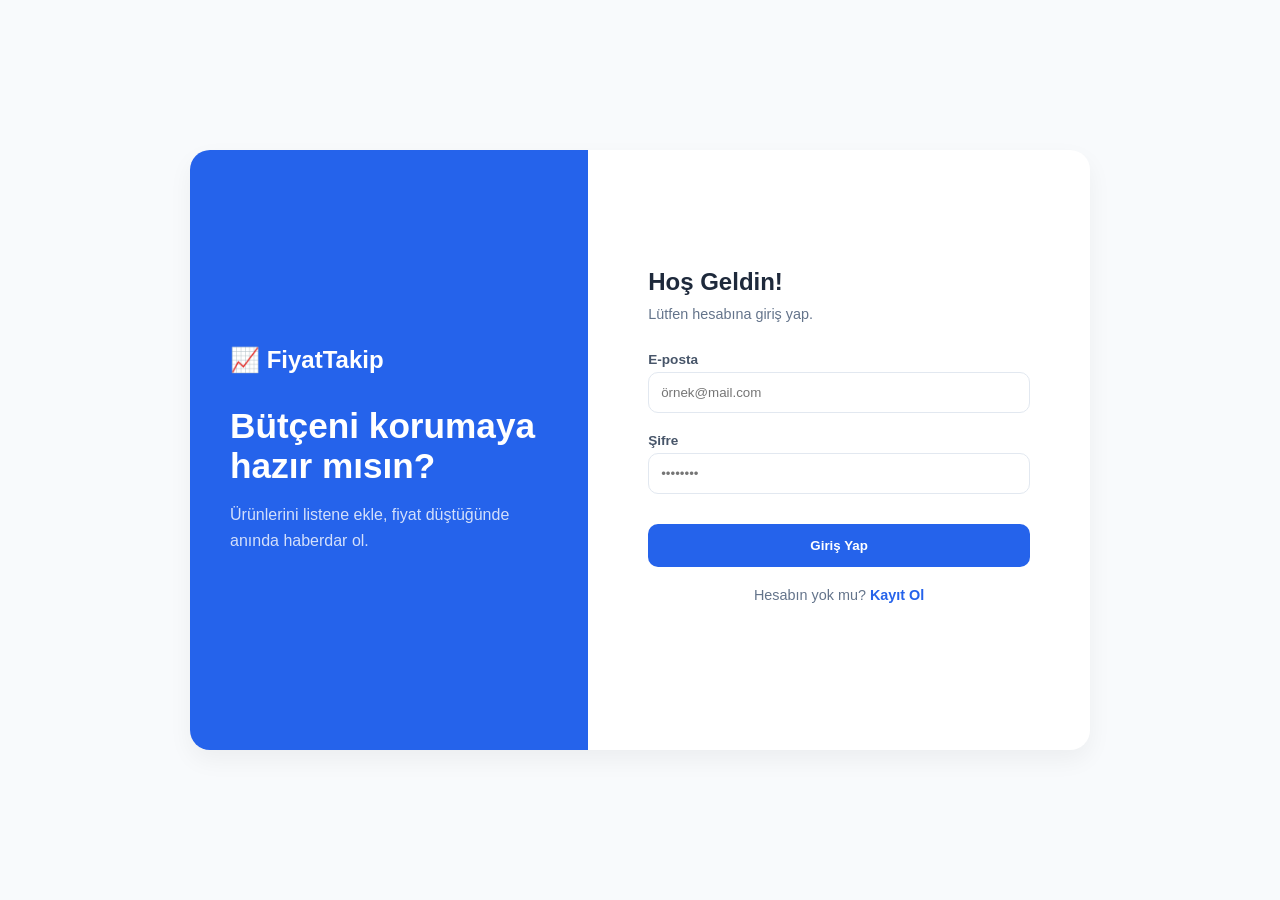
<file: ProjeV1/auth.html>
<!DOCTYPE html>
<html lang="tr">
<head>
    <meta charset="UTF-8">
    <meta name="viewport" content="width=device-width, initial-scale=1.0">
    <title>FiyatTakip - Giriş / Kayıt</title>
    <link rel="stylesheet" href="auth.css">
</head>
<script src="auth.js"></script>
<body>
    <div class="auth-container">
        
        <div class="auth-sidebar">
            <div class="logo">📈 FiyatTakip</div>
            <h1>Bütçeni korumaya <br> hazır mısın?</h1>
            <p>Ürünlerini listene ekle, fiyat düştüğünde anında haberdar ol.</p>
        </div>

        
        <div class="auth-content">
            
            <div class="auth-card" id="loginForm">
                <h2>Hoş Geldin!</h2>
                <p>Lütfen hesabına giriş yap.</p>
                <form>
                    <div class="form-group">
                        <label>E-posta</label>
                        <input type="email" placeholder="örnek@mail.com" required>
                    </div>
                    <div class="form-group">
                        <label>Şifre</label>
                        <input type="password" placeholder="••••••••" required>
                    </div>
                    <button type="submit" class="auth-btn">Giriş Yap</button>
                </form>
                <p class="switch-text">Hesabın yok mu? <a href="#" onclick="toggleAuth()">Kayıt Ol</a></p>
            </div>

            
            <div class="auth-card hidden" id="registerForm">
                <h2>Hesap Oluştur</h2>
                <p>Ücretsiz üye ol ve takibe başla.</p>
                <form>
                    <div class="form-group">
                        <label>Ad Soyad</label>
                        <input type="text" placeholder="Ali Kaan" required>
                    </div>
                    <div class="form-group">
                        <label>E-posta</label>
                        <input type="email" placeholder="örnek@mail.com" required>
                    </div>
                    <div class="form-group">
                        <label>Telefon</label>
                        <input type="tel" placeholder="05XX XXX XX XX" required>
                    </div>
                    <div class="form-group">
                        <label>Şifre</label>
                        <input type="password" placeholder="••••••••" required>
                    </div>
                    <button type="submit" class="auth-btn register">Üye Ol</button>
                </form>
                <p class="switch-text">Zaten üye misin? <a href="#" onclick="toggleAuth()">Giriş Yap</a></p>
            </div>
        </div>
    </div>

    
    <script>
        function toggleAuth() {
            document.getElementById('loginForm').classList.toggle('hidden');
            document.getElementById('registerForm').classList.toggle('hidden');
        }
    </script>
    
    
    <script src="auth.js"></script>
</body>
</html>
</file>
<file: ProjeV1/auth.css>
* {
    margin: 0;
    padding: 0;
    box-sizing: border-box;
    font-family: 'Inter', sans-serif;
}

body {
    background: #f8fafc;
    height: 100vh;
    display: flex;
    align-items: center;
    justify-content: center;
}

.auth-container {
    background: white;
    width: 900px;
    height: 600px;
    display: flex;
    border-radius: 20px;
    box-shadow: 0 10px 25px rgba(0,0,0,0.05);
    overflow: hidden;
}


.auth-sidebar {
    flex: 1;
    background: #2563EB;
    color: white;
    padding: 40px;
    display: flex;
    flex-direction: column;
    justify-content: center;
}

.logo { font-size: 1.5rem; font-weight: bold; margin-bottom: 2rem; }
.auth-sidebar h1 { font-size: 2.2rem; margin-bottom: 1rem; }
.auth-sidebar p { opacity: 0.8; line-height: 1.6; }


.auth-content {
    flex: 1.2;
    padding: 60px;
    display: flex;
    align-items: center;
}

.auth-card { width: 100%; }
.auth-card h2 { color: #1e293b; margin-bottom: 10px; }
.auth-card p { color: #64748b; margin-bottom: 30px; font-size: 0.9rem; }

.form-group { margin-bottom: 20px; }
.form-group label { display: block; font-size: 0.85rem; color: #475569; margin-bottom: 5px; font-weight: 600; }
.form-group input {
    width: 100%;
    padding: 12px;
    border: 1px solid #e2e8f0;
    border-radius: 10px;
    outline: none;
}

.auth-btn {
    width: 100%;
    padding: 14px;
    background: #2563EB;
    color: white;
    border: none;
    border-radius: 10px;
    font-weight: 600;
    cursor: pointer;
    margin-top: 10px;
}

.auth-btn.register { background: #10b981; } /* Kayıt butonu yeşil olsun */

.switch-text { text-align: center; margin-top: 20px !important; }
.switch-text a { color: #2563EB; font-weight: 600; text-decoration: none; }

.hidden { display: none; }
</file>
